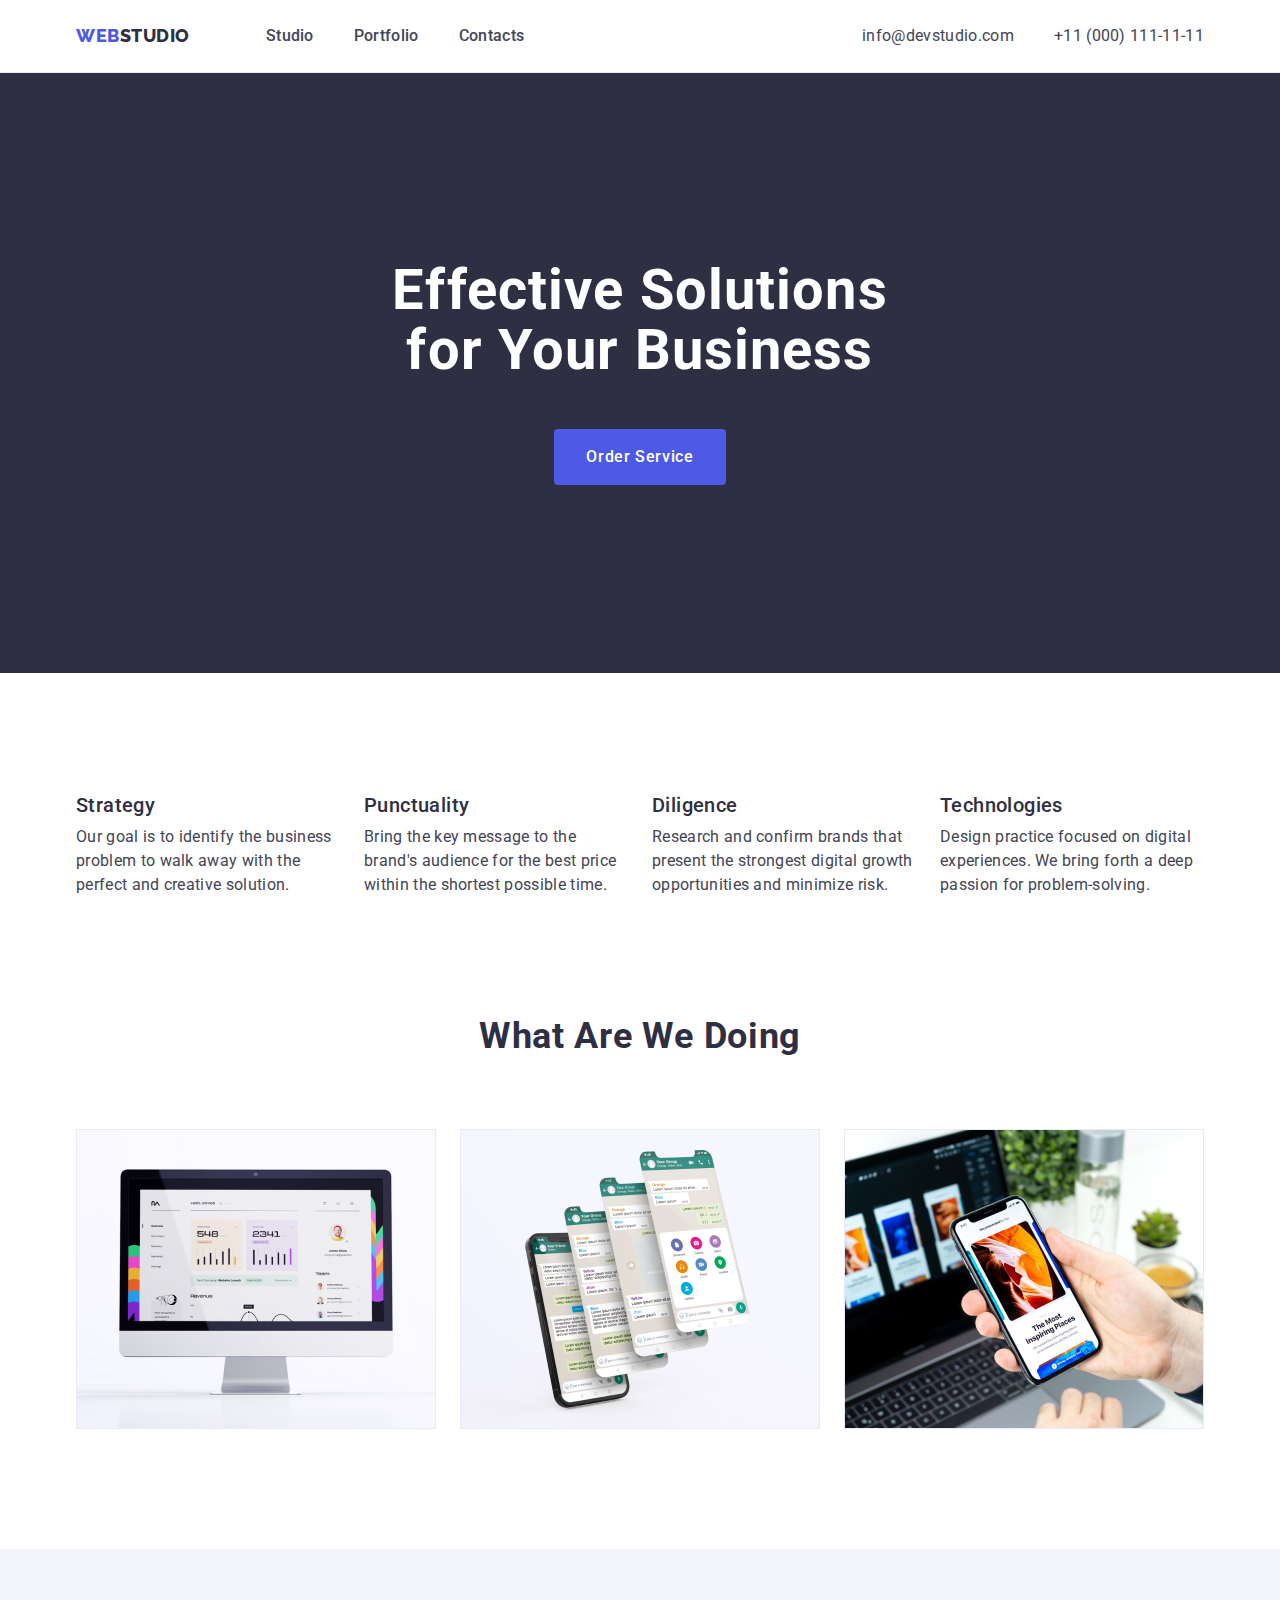
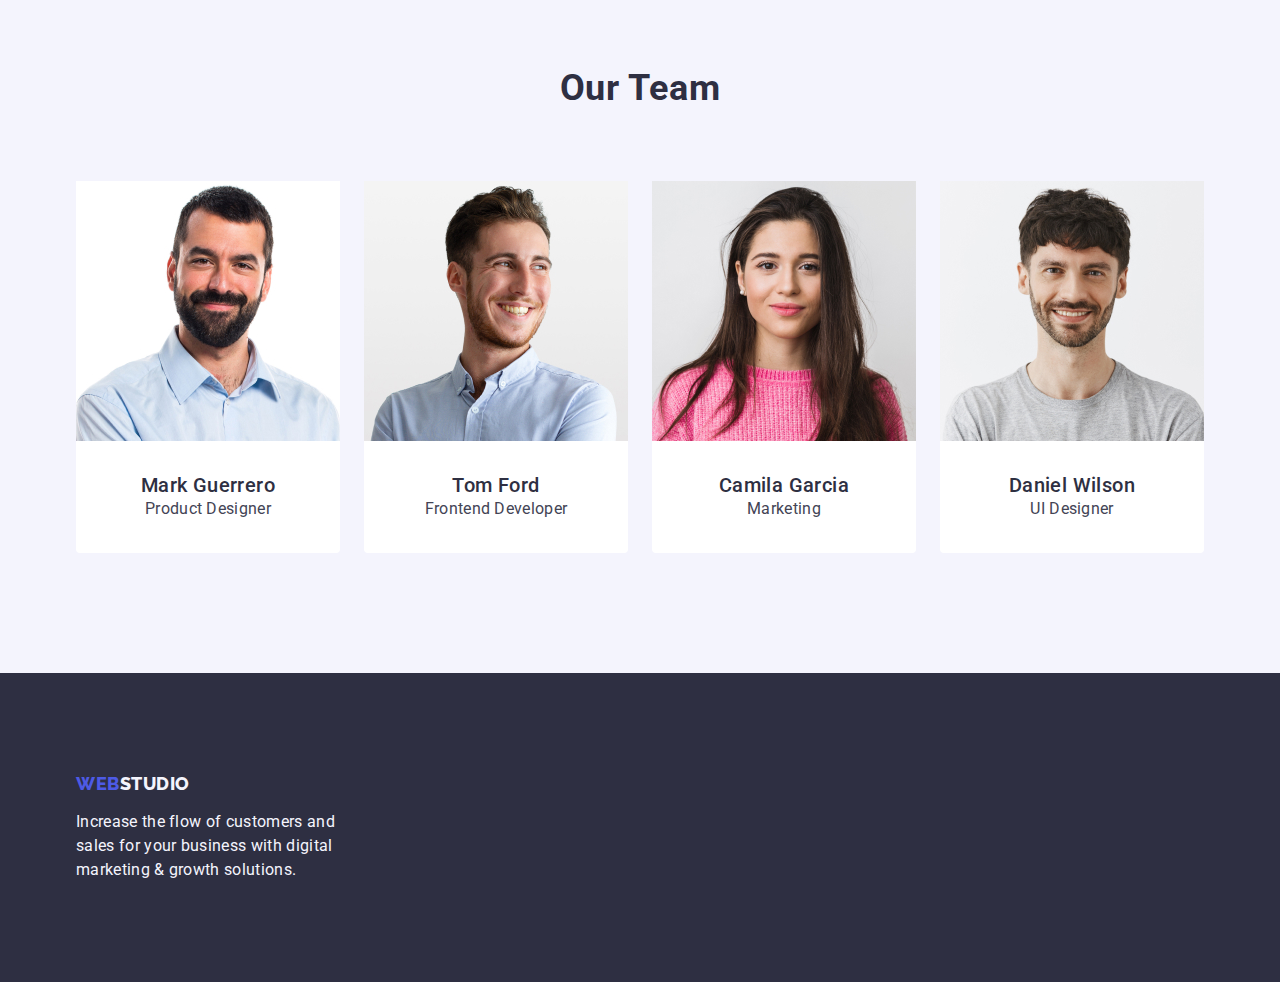
<file: index.html>
<!DOCTYPE html>
<html lang="en">
  <head>
    <meta charset="UTF-8" />
    <meta name="viewport" content="width=device-width, initial-scale=1.0" />
    <title>Home page</title>
    <link rel="preconnect" href="https://fonts.googleapis.com" />
    <link rel="preconnect" href="https://fonts.gstatic.com" crossorigin />
    <link
      href="https://fonts.googleapis.com/css2?family=Raleway:wght@800&family=Roboto:wght@400;500;700;900&display=swap"
      rel="stylesheet"
    />
    <link
      rel="stylesheet"
      href="https://cdn.jsdelivr.net/npm/modern-normalize@2.0.0/modern-normalize.min.css"
    />
    <link rel="stylesheet" href="./css/styles.css" />
  </head>
  <body>
    <header class="header">
      <div class="container">
        <nav class="nav header-nav">
          <a class="logo" href="./index.html">
            Web<span class="logo-dark">Studio</span>
          </a>
          <ul class="nav-menu">
            <li class="nav-menu-item">
              <a class="nav-menu-link" href="./index.html">Studio</a>
            </li>
            <li class="nav-menu-item">
              <a class="nav-menu-link" href="./portfolio.html">Portfolio</a>
            </li>
            <li class="nav-menu-item">
              <a class="nav-menu-link" href="">Contacts</a>
            </li>
          </ul>
        </nav>
        <address class="contacts header-contacts">
          <ul class="contacts-list">
            <li class="contacts-item">
              <a class="contacts-link" href="mailto:info@devstudio.com">
                info@devstudio.com
              </a>
            </li>
            <li class="contacts-item">
              <a class="contacts-link" href="tel:+110001111111">
                +11 (000) 111-11-11
              </a>
            </li>
          </ul>
        </address>
      </div>
    </header>
    <main>
      <section class="hero">
        <div class="container">
          <h1 class="hero-title">Effective Solutions for Your Business</h1>
          <button class="btn hero-btn" type="button">Order Service</button>
        </div>
      </section>
      <section class="features section">
        <div class="container">
          <h2 class="visually-hidden" hidden>WebStudio Features</h2>
          <ul class="features-list cards">
            <li class="features-item cards-item">
              <h3 class="features-caption">Strategy</h3>
              <p class="features-desc">
                Our goal is to identify the business problem to walk away with
                the perfect and creative solution.
              </p>
            </li>
            <li class="features-item cards-item">
              <h3 class="features-caption">Punctuality</h3>
              <p class="features-desc">
                Bring the key message to the brand's audience for the best price
                within the shortest possible time.
              </p>
            </li>
            <li class="features-item cards-item">
              <h3 class="features-caption">Diligence</h3>
              <p class="features-desc">
                Research and confirm brands that present the strongest digital
                growth opportunities and minimize risk.
              </p>
            </li>
            <li class="features-item cards-item">
              <h3 class="features-caption">Technologies</h3>
              <p class="features-desc">
                Design practice focused on digital experiences. We bring forth a
                deep passion for problem-solving.
              </p>
            </li>
          </ul>
        </div>
      </section>
      <section class="tasks section">
        <div class="container">
          <h2 class="tasks-title">What are we doing</h2>
          <ul class="tasks-list cards">
            <li class="tasks-item cards-item">
              <img
                class="tasks-ill"
                src="./images/img-1.jpg"
                alt="Desktop programm"
                width="360"
                height="300"
              />
            </li>
            <li class="tasks-item cards-item">
              <img
                class="tasks-ill"
                src="./images/img-2.jpg"
                alt="Mobile solutions"
                width="360"
                height="300"
              />
            </li>
            <li class="tasks-item cards-item">
              <img
                class="tasks-ill"
                src="./images/img-3.jpg"
                alt="Adaptive sites"
                width="360"
                height="300"
              />
            </li>
          </ul>
        </div>
      </section>
      <section class="team section">
        <div class="container">
          <h2 class="team-title">Our Team</h2>
          <ul class="team-list cards">
            <li class="team-item cards-item">
              <img
                class="team-avatar"
                src="./images/team-1.jpg"
                alt="Product Designer - Mark Guerrero"
                width="264"
                height="260"
              />
              <div class="team-wrapper">
                <h3 class="team-member">Mark Guerrero</h3>
                <p class="team-postion">Product Designer</p>
              </div>
            </li>
            <li class="team-item cards-item">
              <img
                class="team-avatar"
                src="./images/team-2.jpg"
                alt="Frontend Developer - Tom Ford"
                width="264"
                height="260"
              />
              <div class="team-wrapper">
                <h3 class="team-member">Tom Ford</h3>
                <p class="team-postion">Frontend Developer</p>
              </div>
            </li>
            <li class="team-item cards-item">
              <img
                class="team-avatar"
                src="./images/team-3.jpg"
                alt="Marketing - Camila Garcia"
                width="264"
                height="260"
              />
              <div class="team-wrapper">
                <h3 class="team-member">Camila Garcia</h3>
                <p class="team-postion">Marketing</p>
              </div>
            </li>
            <li class="team-item cards-item">
              <img
                class="team-avatar"
                src="./images/team-4.jpg"
                alt="UI Designer - Daniel Wilson"
                width="264"
                height="260"
              />
              <div class="team-wrapper">
                <h3 class="team-member">Daniel Wilson</h3>
                <p class="team-postion">UI Designer</p>
              </div>
            </li>
          </ul>
        </div>
      </section>
    </main>
    <footer class="footer">
      <div class="container">
        <div class="footer-left">
          <a class="logo footer-logo" href="./index.html">
            Web<span class="logo-light">Studio</span>
          </a>
          <p class="footer-slogan">
            Increase the flow of customers and sales for your business with
            digital marketing &amp; growth solutions.
          </p>
        </div>
      </div>
    </footer>
  </body>
</html>
</file>
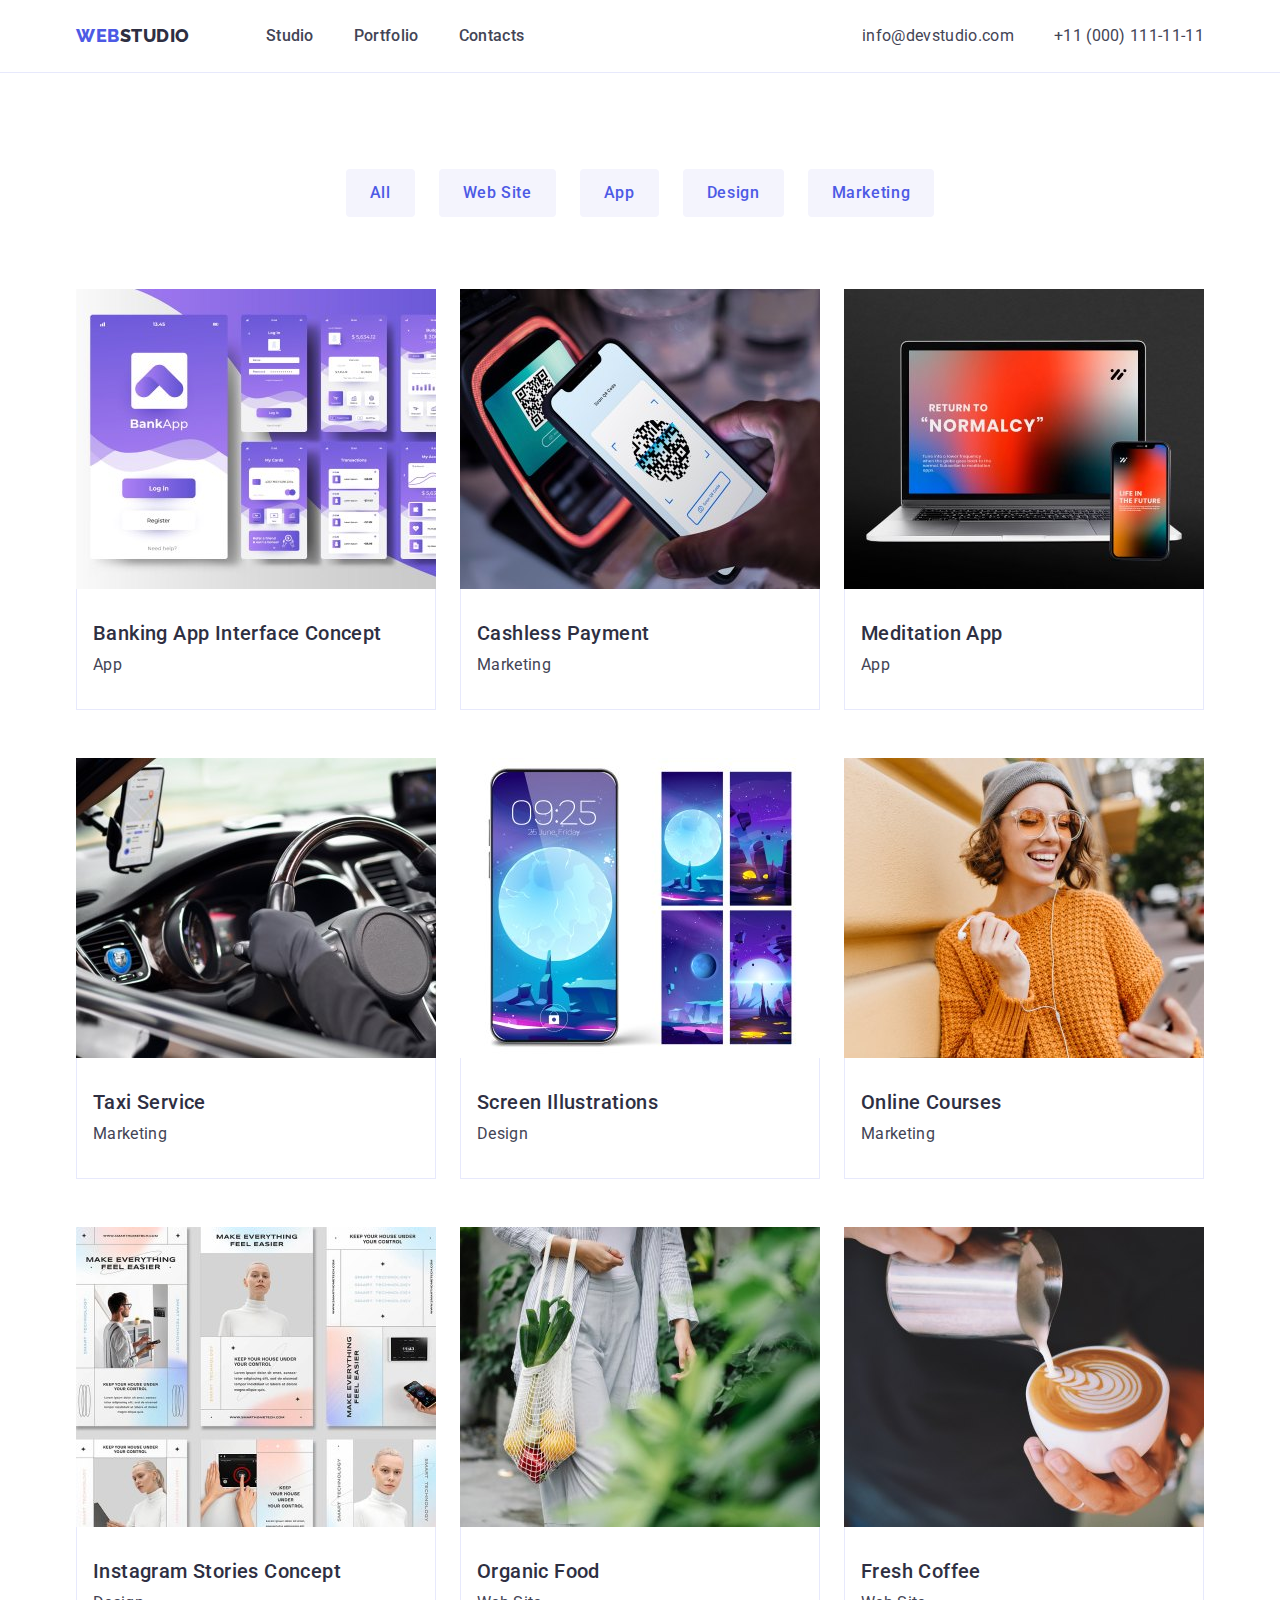
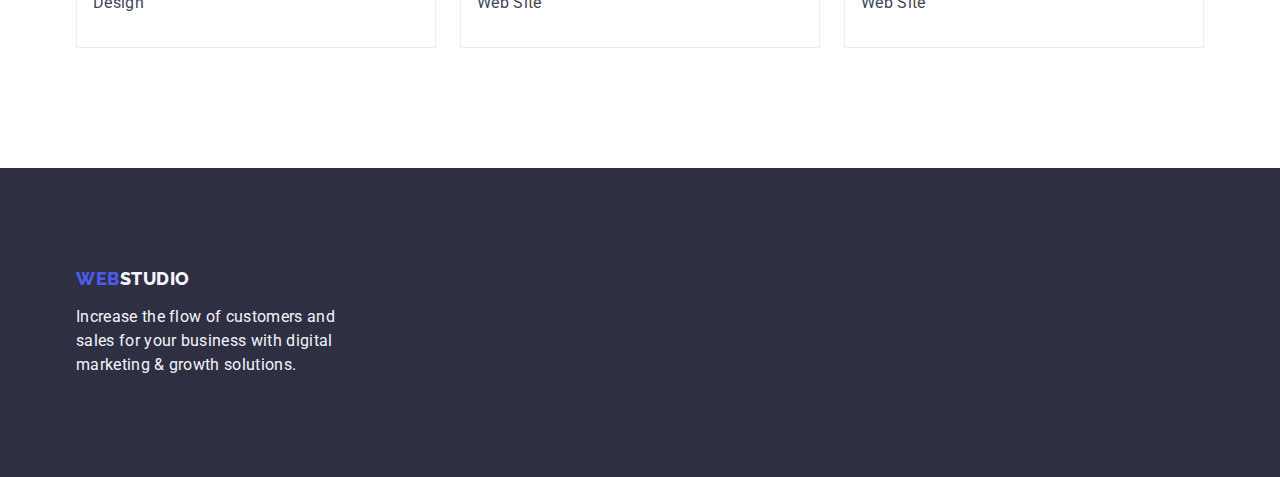
<file: portfolio.html>
<!DOCTYPE html>
<html lang="en">
  <head>
    <meta charset="UTF-8" />
    <meta name="viewport" content="width=device-width, initial-scale=1.0" />
    <title>Portfolio page</title>
    <link rel="preconnect" href="https://fonts.googleapis.com" />
    <link rel="preconnect" href="https://fonts.gstatic.com" crossorigin />
    <link
      href="https://fonts.googleapis.com/css2?family=Raleway:wght@800&family=Roboto:wght@400;500;700;900&display=swap"
      rel="stylesheet"
    />
    <link
      rel="stylesheet"
      href="https://cdn.jsdelivr.net/npm/modern-normalize@2.0.0/modern-normalize.min.css"
    />
    <link rel="stylesheet" href="./css/styles.css" />
  </head>
  <body>
    <header class="header">
      <div class="container">
        <nav class="nav header-nav">
          <a class="logo" href="./index.html">
            Web<span class="logo-dark">Studio</span>
          </a>
          <ul class="nav-menu">
            <li class="nav-menu-item">
              <a class="nav-menu-link" href="./index.html">Studio</a>
            </li>
            <li class="nav-menu-item">
              <a class="nav-menu-link" href="./portfolio.html">Portfolio</a>
            </li>
            <li class="nav-menu-item">
              <a class="nav-menu-link" href="">Contacts</a>
            </li>
          </ul>
        </nav>
        <address class="contacts header-contacts">
          <ul class="contacts-list">
            <li class="contacts-item">
              <a class="contacts-link" href="mailto:info@devstudio.com">
                info@devstudio.com
              </a>
            </li>
            <li class="contacts-item">
              <a class="contacts-link" href="tel:+110001111111">
                +11 (000) 111-11-11
              </a>
            </li>
          </ul>
        </address>
      </div>
    </header>
    <main>
      <section class="portfolio section">
        <div class="container">
          <h1 class="visually-hidden">WebStudio Gallery of works</h1>
          <ul class="filters portfolio-filters">
            <li class="filters-item">
              <button class="filters-btn" type="button">All</button>
            </li>
            <li class="filters-item">
              <button class="filters-btn" type="button">Web Site</button>
            </li>
            <li class="filters-item">
              <button class="filters-btn" type="button">App</button>
            </li>
            <li class="filters-item">
              <button class="filters-btn" type="button">Design</button>
            </li>
            <li class="filters-item">
              <button class="filters-btn" type="button">Marketing</button>
            </li>
          </ul>
          <ul class="gallery portfolio-gallery cards">
            <li class="gallery-item cards-item">
              <img
                src="./images/portfolio-1.jpg"
                alt=""
                class="gallery-ill"
                width="360"
                height="300"
              />
              <div class="portfolio-wrapper">
                <h2 class="gallery-caption">Banking App Interface Concept</h2>
                <p class="gallery-desc">App</p>
              </div>
            </li>
            <li class="gallery-item cards-item">
              <img
                src="./images/portfolio-2.jpg"
                alt=""
                class="gallery-ill"
                width="360"
                height="300"
              />
              <div class="portfolio-wrapper">
                <h2 class="gallery-caption">Cashless Payment</h2>
                <p class="gallery-desc">Marketing</p>
              </div>
            </li>
            <li class="gallery-item cards-item">
              <img
                src="./images/portfolio-3.jpg"
                alt=""
                class="gallery-ill"
                width="360"
                height="300"
              />
              <div class="portfolio-wrapper">
                <h2 class="gallery-caption">Meditation App</h2>
                <p class="gallery-desc">App</p>
              </div>
            </li>
            <li class="gallery-item cards-item">
              <img
                src="./images/portfolio-4.jpg"
                alt=""
                class="gallery-ill"
                width="360"
                height="300"
              />
              <div class="portfolio-wrapper">
                <h2 class="gallery-caption">Taxi Service</h2>
                <p class="gallery-desc">Marketing</p>
              </div>
            </li>
            <li class="gallery-item cards-item">
              <img
                src="./images/portfolio-5.jpg"
                alt=""
                class="gallery-ill"
                width="360"
                height="300"
              />
              <div class="portfolio-wrapper">
                <h2 class="gallery-caption">Screen Illustrations</h2>
                <p class="gallery-desc">Design</p>
              </div>
            </li>
            <li class="gallery-item cards-item">
              <img
                src="./images/portfolio-6.jpg"
                alt=""
                class="gallery-ill"
                width="360"
                height="300"
              />
              <div class="portfolio-wrapper">
                <h2 class="gallery-caption">Online Courses</h2>
                <p class="gallery-desc">Marketing</p>
              </div>
            </li>
            <li class="gallery-item cards-item">
              <img
                src="./images/portfolio-7.jpg"
                alt=""
                class="gallery-ill"
                width="360"
                height="300"
              />
              <div class="portfolio-wrapper">
                <h2 class="gallery-caption">Instagram Stories Concept</h2>
                <p class="gallery-desc">Design</p>
              </div>
            </li>
            <li class="gallery-item cards-item">
              <img
                src="./images/portfolio-8.jpg"
                alt=""
                class="gallery-ill"
                width="360"
                height="300"
              />
              <div class="portfolio-wrapper">
                <h2 class="gallery-caption">Organic Food</h2>
                <p class="gallery-desc">Web Site</p>
              </div>
            </li>
            <li class="gallery-item cards-item">
              <img
                src="./images/portfolio-9.jpg"
                alt=""
                class="gallery-ill"
                width="360"
                height="300"
              />
              <div class="portfolio-wrapper">
                <h2 class="gallery-caption">Fresh Coffee</h2>
                <p class="gallery-desc">Web Site</p>
              </div>
            </li>
          </ul>
        </div>
      </section>
    </main>
    <footer class="footer">
      <div class="container">
        <div class="footer-left">
          <a class="logo footer-logo" href="./index.html">
            Web<span class="logo-light">Studio</span>
          </a>
          <p class="footer-slogan">
            Increase the flow of customers and sales for your business with
            digital marketing &amp; growth solutions.
          </p>
        </div>
      </div>
    </footer>
  </body>
</html>
</file>
<file: css/styles.css>
:root {
    /* Fonts */
    --primary-font: 'Roboto', sans-serif;
    --secondary-font: 'Raleway', sans-serif;
    /* Colors */
    --accent-100: #4d5ae5;
    --accent-200: #404bbf;
  
    --main-100: #2e2f42;
    --main-200: #434455;
    --main-300: #8e8f99;
    --main-400: rgba(46, 47, 66, 0.4);
    --main-500: rgba(46, 47, 66, 0.7);
  
    --light-100: #fff;
    --light-200: #fcfcfc;
    --light-300: #f4f4fd;
    --light-400: #e7e9fc;
  
    --system-100: #31d0aa;
    /* Others */
    --radius-sm: 4px;
    --items: 3;
    --indent-x: 48px;
    --indent-y: 24px;
  }
  
  /* #region Base */
  body {
    font-family: var(--primary-font);
    color: var(--main-200);
    background: var(--light-100);
  }

  h1,
  h2,
  h3,
  h4,
  h5,
  h6,


  p {
    margin-top: 0;
    margin-bottom: 0;
  }
  a {
    text-decoration: none;
    color: currentColor;
  }

  ul,ol {
    list-style-type: none;
    padding-left: 0;
    margin-top: 0;
    margin-bottom: 0;
  }
  button {
    padding: 0;
    font-family: inherit;
    color: currentColor;
    border: none;
    cursor: pointer;
  }
  address {
    font-style: normal;
  }
  img {
    display: block;
    max-width: 100%;
    height: auto;
  }
  /* #endregion Base */
  /* #region Card set */
  .cards {
    display: flex;
    flex-wrap: wrap;
    gap: var(--indent-x) var(--indent-y);
  }
  .cards-item {
    width: calc((100% - var(--indent-y) * (var(--items) - 1)) / var(--items));
  }
  /* #endregion */
  /* #region Common */
  .visually-hidden {
    position: absolute;
    width: 1px;
    height: 1px;
    margin: -1px;
    border: 0;
    padding: 0;
    white-space: nowrap;
    clip: rect(0 0 0 0);
    clip-path: inset(50%);
    overflow: hidden;
  }
  .section {
    padding: 120px 0;
  }
  .container {
    width: 1158px;
    padding: 0 15px;
    margin: 0 auto;
  }
  .features-title,
  .tasks-title,
  .team-title {
    margin-bottom: 72px;
    font-size: 36px;
    line-height: 1.11;
    letter-spacing: 0.02em;
    text-transform: capitalize;
    text-align: center;
    color: var(--main-100);
  }
  
  /* Logo */
  .logo {
    font-family: var(--secondary-font);
    font-weight: 800;
    font-size: 18px;
    line-height: 1.17;
    letter-spacing: 0.03em;
    text-transform: uppercase;
    color: var(--accent-100);
  }
  .logo-dark {
    color: var(--main-100);
  }
  .logo-light {
    color: var(--light-300);
  }
  /* Buttons */
  .btn {
    display: flex;
    min-width: 169px;
    min-height: 56px;
    padding: 16px 32px;
    font-weight: 500;
    line-height: 1.5;
    letter-spacing: 0.04em;
    color: var(--light-100);
    background: var(--accent-100);
    border-radius: var(--radius-sm);
  }
  .btn:hover,
  .btn:focus {
    background: var(--accent-200);
  }
  /* Filters btn */
  .filters-btn {
    padding: 12px 24px;
    font-weight: 500;
    line-height: 1.5;
    letter-spacing: 0.04em;
    color: var(--accent-100);
    background: var(--light-300);
    border-radius: var(--radius-sm);
  }
  .filters-btn:hover,
  .filters-btn:focus {
    color: var(--light-100);
    background: var(--accent-200);
  }
  /* #endregion Common */
  /* #region Header */
  .header {
    border-bottom: 1px solid var(--light-400);
  }
  .header .container {
    display: flex;
    align-items: center;
  }
  .header-nav {
    display: flex;
    align-items: center;
    gap: 76px;
  }
  .nav-menu {
    display: flex;
    gap: 40px;
  }
  .nav-menu-link {
    display: block;
    padding: 24px 0;
    font-weight: 500;
    line-height: 1.5;
    letter-spacing: 0.02em;
  }
  .nav-menu-link:hover,
  .nav-menu-link:focus {
    color: var(--accent-200);
  }
  .header-contacts {
    margin-left: auto;
  }
  .contacts-list {
    display: flex;
    gap: 40px;
  }
  .contacts-link {
    line-height: 1.5;
    letter-spacing: 0.02em;
    color: var(--main-200);
  }
  .contacts-link:hover,
  .contacts-link:focus {
    color: var(--accent-200);
  }
  /* #endregion Header */
  /* #region Hero */
  .hero {
    padding: 188px 0;
    background: var(--main-100);
  }
  .hero-title {
    max-width: 496px;
    margin: 0 auto 48px auto;
    font-size: 56px;
    line-height: 1.07;
    letter-spacing: 0.02em;
    text-align: center;
    color: #fff;
  }
  .hero-btn {
    margin: 0 auto;
  }
  /* #endregion Hero */
  /* #region Features */
  .features {
    padding-bottom: 60px;
  }
  .features-list {
    --items: 4;
  }
  .features-caption {
    margin-bottom: 8px;
    font-weight: 500;
    font-size: 20px;
    line-height: 1.2;
    letter-spacing: 0.02em;
    color: var(--main-100);
  }
  .features-desc {
    line-height: 1.5;
    letter-spacing: 0.02em;
  }
  /* #endregion Features */
  /* #region Tasks */
  .tasks {
    padding-top: 60px;
  }
  /* #endregion Tasks */
  /* #region Team */
  .team {
    background: var(--light-300);
  }
  .team-list {
    --items: 4;
  }
  .team-item {
    background: var(--light-100);
    border-radius: 0 0 4px 4px;
  }
  .team-wrapper {
    padding: 32px 16px;
  }
  .team-member {
    font-weight: 500;
    font-size: 20px;
    line-height: 1.2;
    letter-spacing: 0.02em;
    text-align: center;
    color: var(--main-100);
  }
  .team-postion {
    line-height: 1.5;
    letter-spacing: 0.02em;
    text-align: center;
  }
  /* #endregion Team */
  /* #region Footer */
  .footer {
    padding: 100px 0;
    background: var(--main-100);
  }
  .footer-left {
    max-width: 264px;
  }
  .footer-logo {
    display: block;
    margin-bottom: 16px;
  }
  .footer-slogan {
    line-height: 1.5;
    letter-spacing: 0.02em;
    color: var(--light-300);
  }
  /* #endregion Footer */
  /* #region Portfolio */
  .portfolio {
    padding-top: 96px;
  }
  .portfolio-filters {
    display: flex;
    justify-content: center;
    align-items: center;
    gap: 24px;
    margin-bottom: 72px;
  }
  .portfolio-wrapper {
    padding: 32px 16px;
    border: 1px solid var(--light-400);
    border-top: none;
  }
  .gallery-caption {
    margin-bottom: 8px;
    font-weight: 500;
    font-size: 20px;
    line-height: 1.2;
    letter-spacing: 0.02em;
    color: var(--main-100);
  }
  .gallery-desc {
    line-height: 1.5;
    letter-spacing: 0.02em;
  }
  /* #endregion Portfolio */
</file>
